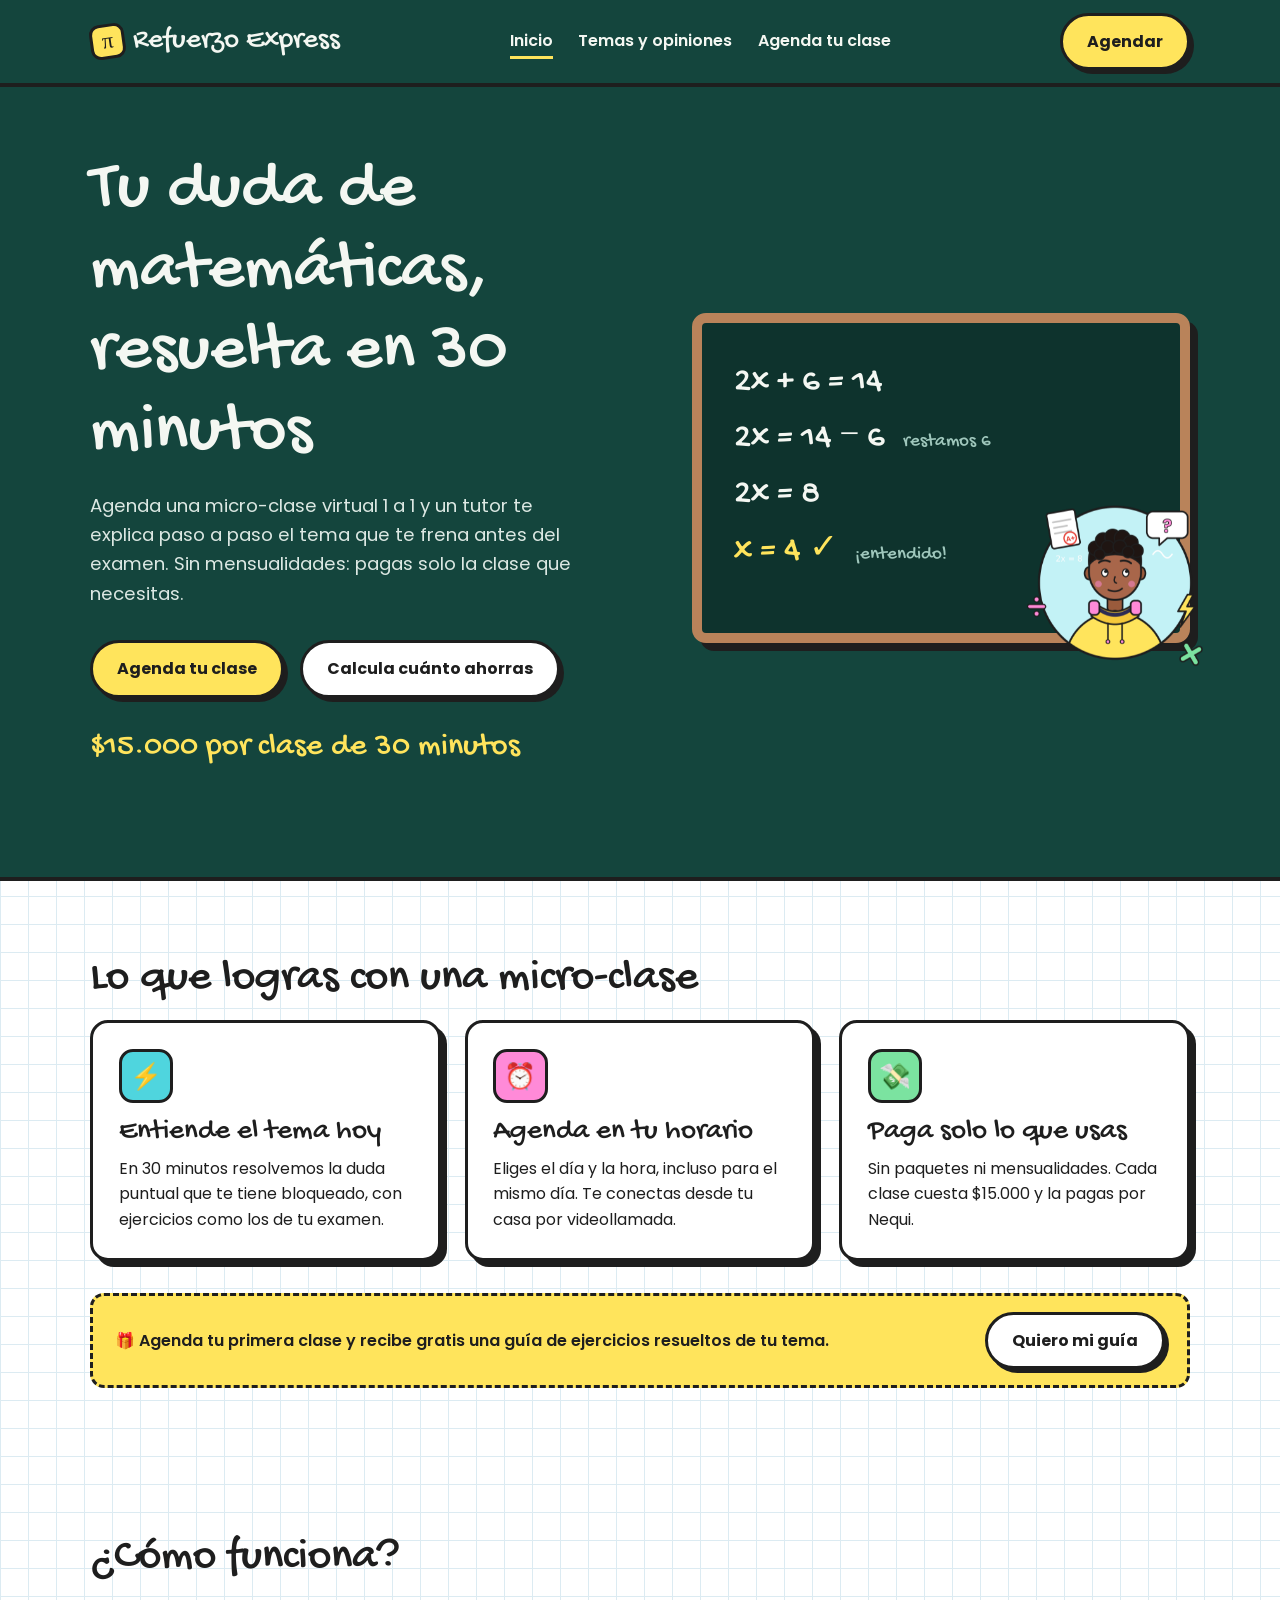
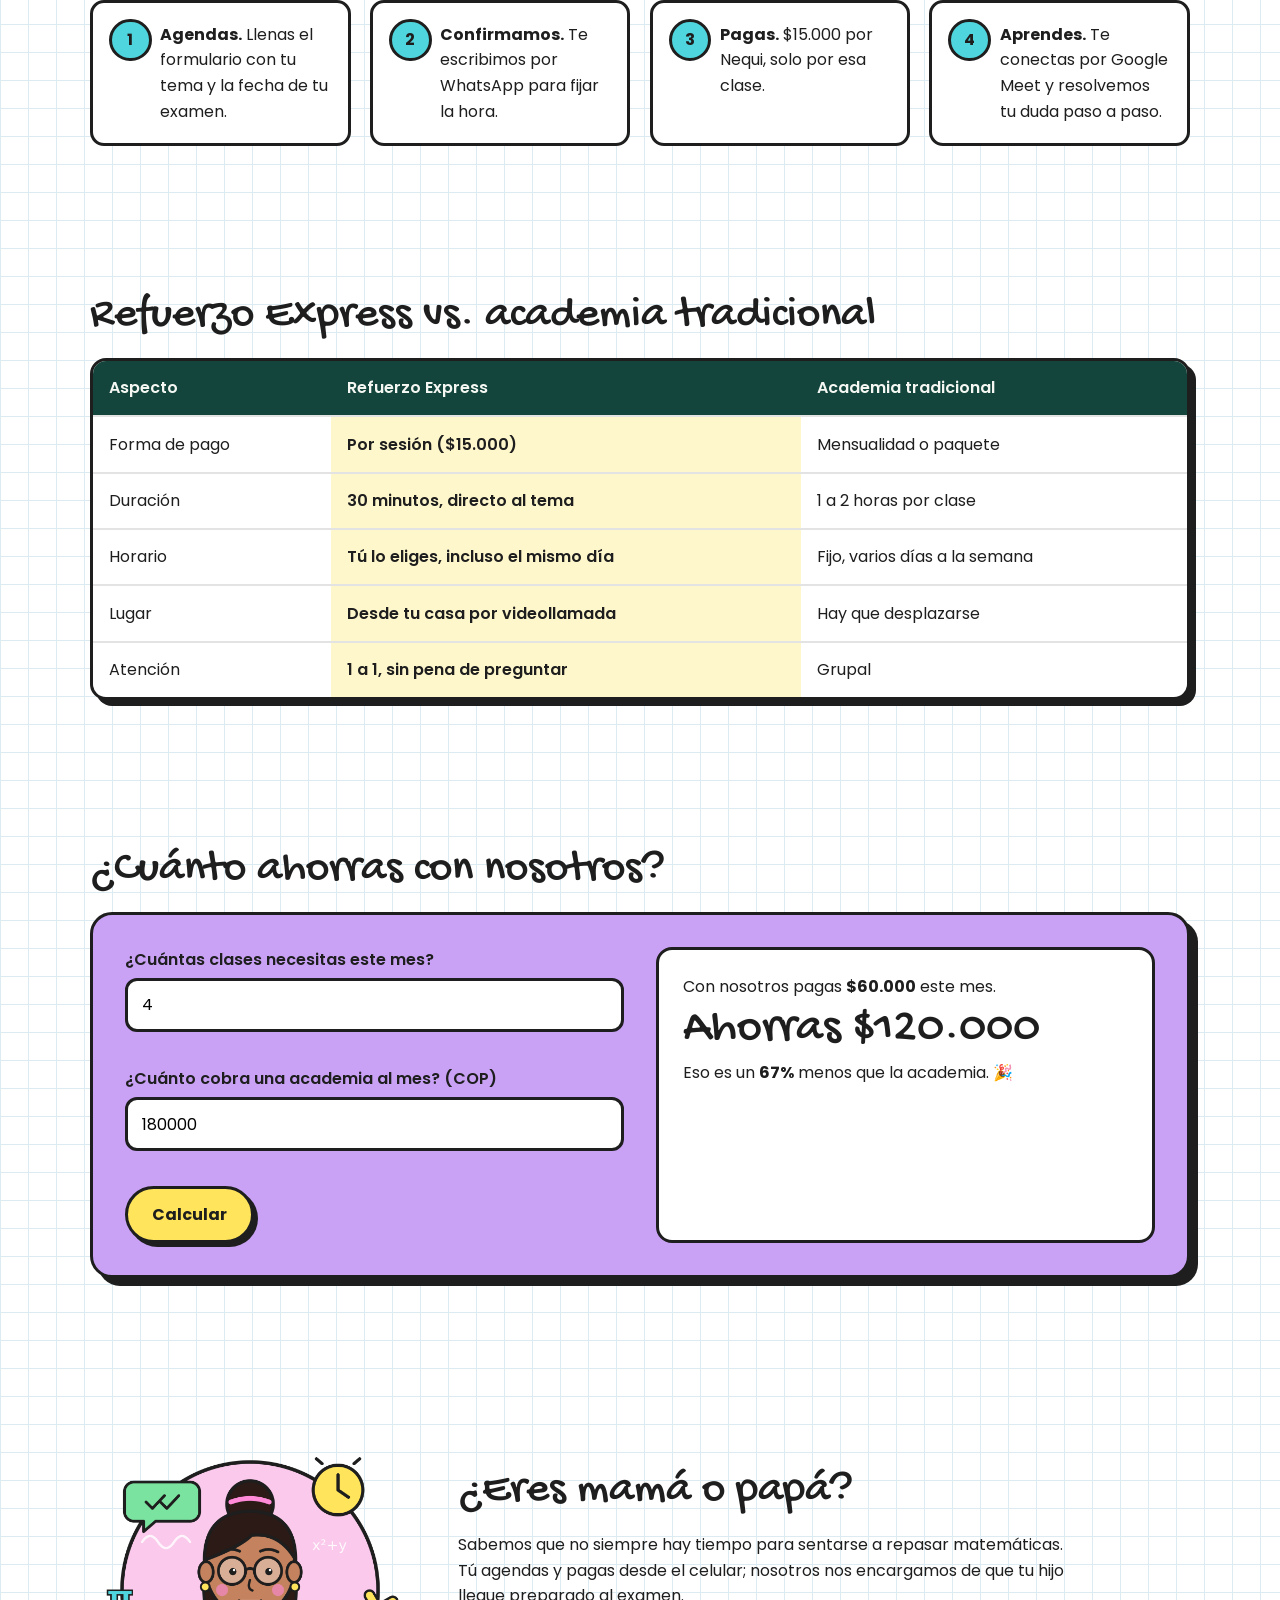
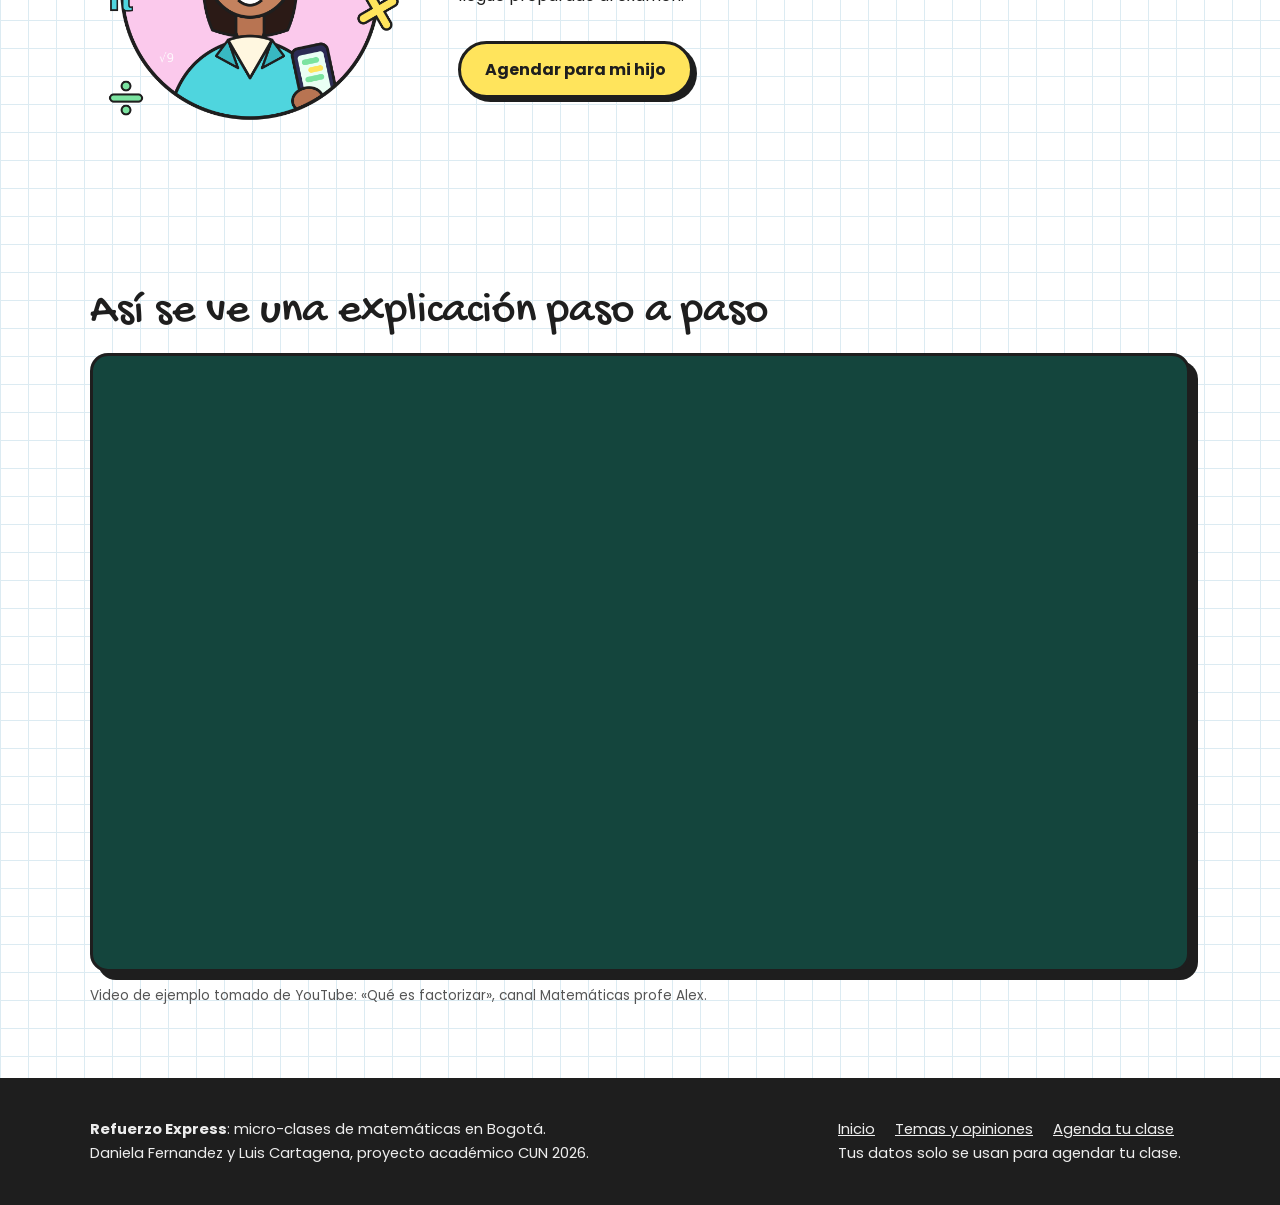
<file: index.html>
<!DOCTYPE html>
<html lang="es">
<head>
    <!-- ===== Datos de la página y SEO ===== -->
    <meta charset="UTF-8">
    <meta name="viewport" content="width=device-width, initial-scale=1.0">
    <title>Refuerzo Express | Clases de refuerzo de matemáticas online en Bogotá</title>
    <meta name="description" content="Micro-clases virtuales de matemáticas de 30 minutos para estudiantes de bachillerato. Resuelve tu duda antes del examen y paga solo $15.000 por sesión, sin mensualidades.">
    <link rel="icon" href="img/mateo.png">
    <!-- Hoja de estilos propia -->
    <link rel="stylesheet" href="estilos.css">
</head>
<body>

    <!-- ===== Encabezado con menú de navegación ===== -->
    <header class="navbar">
        <div class="contenedor">
            <a href="index.html" class="logo"><span class="logo-pi">π</span> Refuerzo Express</a>
            <button class="menu-toggle" aria-label="Abrir menú" aria-expanded="false">☰</button>
            <nav aria-label="Menú principal">
                <ul class="menu">
                    <li><a href="index.html" aria-current="page">Inicio</a></li>
                    <li><a href="servicios.html">Temas y opiniones</a></li>
                    <li><a href="contacto.html">Agenda tu clase</a></li>
                </ul>
            </nav>
            <a href="contacto.html" class="btn btn-principal">Agendar</a>
        </div>
    </header>

    <main>
        <!-- ===== HERO: título con el beneficio + ecuación en la pizarra ===== -->
        <section class="hero">
            <div class="contenedor">
                <div class="hero-texto">
                    <h1>Tu duda de matemáticas, resuelta en 30 minutos</h1>
                    <p>Agenda una micro-clase virtual 1 a 1 y un tutor te explica paso a paso el tema que te frena antes del examen. Sin mensualidades: pagas solo la clase que necesitas.</p>
                    <div class="hero-botones">
                        <a href="contacto.html" class="btn btn-principal">Agenda tu clase</a>
                        <a href="#calculadora" class="btn btn-secundario">Calcula cuánto ahorras</a>
                    </div>
                    <p class="hero-precio">$15.000 por clase de 30 minutos</p>
                </div>

                <!-- Pizarra: la ecuación se "escribe" paso a paso con CSS -->
                <div class="tablero" aria-label="Ejemplo de ecuación resuelta paso a paso">
                    <ol>
                        <li class="paso-tiza">2x + 6 = 14</li>
                        <li class="paso-tiza">2x = 14 − 6 <small>restamos 6</small></li>
                        <li class="paso-tiza">2x = 8</li>
                        <li class="paso-tiza">x = 4 ✓ <small>¡entendido!</small></li>
                    </ol>
                    <!-- Imagen 1 -->
                    <img src="img/mateo.png" alt="Ilustración de Mateo, estudiante de bachillerato con una duda de matemáticas">
                </div>
            </div>
        </section>

        <!-- ===== BENEFICIOS (3, enfocados en resultados) ===== -->
        <section class="seccion">
            <div class="contenedor">
                <h2>Lo que logras con una micro-clase</h2>
                <div class="fila-tarjetas">
                    <article class="tarjeta">
                        <div class="icono fondo-celeste" aria-hidden="true">⚡</div>
                        <h3>Entiende el tema hoy</h3>
                        <p>En 30 minutos resolvemos la duda puntual que te tiene bloqueado, con ejercicios como los de tu examen.</p>
                    </article>
                    <article class="tarjeta">
                        <div class="icono fondo-rosa" aria-hidden="true">⏰</div>
                        <h3>Agenda en tu horario</h3>
                        <p>Eliges el día y la hora, incluso para el mismo día. Te conectas desde tu casa por videollamada.</p>
                    </article>
                    <article class="tarjeta">
                        <div class="icono fondo-verde" aria-hidden="true">💸</div>
                        <h3>Paga solo lo que usas</h3>
                        <p>Sin paquetes ni mensualidades. Cada clase cuesta $15.000 y la pagas por Nequi.</p>
                    </article>
                </div>
                <!-- Incentivo para registrarse -->
                <div class="incentivo">
                    <span>🎁 Agenda tu primera clase y recibe gratis una guía de ejercicios resueltos de tu tema.</span>
                    <a href="contacto.html" class="btn btn-secundario">Quiero mi guía</a>
                </div>
            </div>
        </section>

        <!-- ===== CÓMO FUNCIONA (lista ordenada) ===== -->
        <section class="seccion">
            <div class="contenedor">
                <h2>¿Cómo funciona?</h2>
                <ol class="lista-pasos">
                    <li><strong>Agendas.</strong> Llenas el formulario con tu tema y la fecha de tu examen.</li>
                    <li><strong>Confirmamos.</strong> Te escribimos por WhatsApp para fijar la hora.</li>
                    <li><strong>Pagas.</strong> $15.000 por Nequi, solo por esa clase.</li>
                    <li><strong>Aprendes.</strong> Te conectas por Google Meet y resolvemos tu duda paso a paso.</li>
                </ol>
            </div>
        </section>

        <!-- ===== TABLA COMPARATIVA ===== -->
        <section class="seccion">
            <div class="contenedor">
                <h2>Refuerzo Express vs. academia tradicional</h2>
                <div class="tabla-scroll">
                    <table>
                        <thead>
                            <tr>
                                <th>Aspecto</th>
                                <th>Refuerzo Express</th>
                                <th>Academia tradicional</th>
                            </tr>
                        </thead>
                        <tbody>
                            <tr>
                                <td>Forma de pago</td>
                                <td class="col-destacada">Por sesión ($15.000)</td>
                                <td>Mensualidad o paquete</td>
                            </tr>
                            <tr>
                                <td>Duración</td>
                                <td class="col-destacada">30 minutos, directo al tema</td>
                                <td>1 a 2 horas por clase</td>
                            </tr>
                            <tr>
                                <td>Horario</td>
                                <td class="col-destacada">Tú lo eliges, incluso el mismo día</td>
                                <td>Fijo, varios días a la semana</td>
                            </tr>
                            <tr>
                                <td>Lugar</td>
                                <td class="col-destacada">Desde tu casa por videollamada</td>
                                <td>Hay que desplazarse</td>
                            </tr>
                            <tr>
                                <td>Atención</td>
                                <td class="col-destacada">1 a 1, sin pena de preguntar</td>
                                <td>Grupal</td>
                            </tr>
                        </tbody>
                    </table>
                </div>
            </div>
        </section>

        <!-- ===== CALCULADORA DE AHORRO (funciona con script.js) ===== -->
        <section class="seccion" id="calculadora">
            <div class="contenedor">
                <h2>¿Cuánto ahorras con nosotros?</h2>
                <div class="calculadora">
                    <form id="formCalculadora" novalidate>
                        <div class="campo">
                            <label for="numClases">¿Cuántas clases necesitas este mes?</label>
                            <input type="number" id="numClases" min="1" max="20" value="4" required>
                            <span class="error-msg" id="error-numClases"></span>
                        </div>
                        <div class="campo">
                            <label for="mensualidad">¿Cuánto cobra una academia al mes? (COP)</label>
                            <input type="number" id="mensualidad" min="1000" step="1000" value="180000" required>
                            <span class="error-msg" id="error-mensualidad"></span>
                        </div>
                        <button type="submit" class="btn btn-principal">Calcular</button>
                    </form>
                    <div class="resultado" id="resultadoCalculadora" aria-live="polite">
                        <p>Escribe tus datos y presiona <strong>Calcular</strong> para comparar.</p>
                    </div>
                </div>
            </div>
        </section>

        <!-- ===== PARA PADRES (imagen 2) ===== -->
        <section class="seccion">
            <div class="contenedor dos-columnas">
                <!-- Imagen 2 -->
                <img class="foto-circulo" src="img/carmen.png" alt="Ilustración de Carmen, mamá profesional que organiza el refuerzo de su hijo desde el celular">
                <div>
                    <h2>¿Eres mamá o papá?</h2>
                    <p class="texto-intro">Sabemos que no siempre hay tiempo para sentarse a repasar matemáticas. Tú agendas y pagas desde el celular; nosotros nos encargamos de que tu hijo llegue preparado al examen.</p>
                    <a href="contacto.html" class="btn btn-principal">Agendar para mi hijo</a>
                </div>
            </div>
        </section>

        <!-- ===== VIDEO INCRUSTADO ===== -->
        <section class="seccion">
            <div class="contenedor">
                <h2>Así se ve una explicación paso a paso</h2>
                <div class="video">
                    <iframe src="https://www.youtube-nocookie.com/embed/sSfO1CsKJ4g" title="Video: qué es factorizar, explicado paso a paso" allow="accelerometer; clipboard-write; encrypted-media; gyroscope; picture-in-picture" allowfullscreen loading="lazy"></iframe>
                </div>
                <p class="credito">Video de ejemplo tomado de YouTube: «Qué es factorizar», canal Matemáticas profe Alex.</p>
            </div>
        </section>
    </main>

    <!-- ===== Pie de página ===== -->
    <footer>
        <div class="contenedor">
            <div>
                <p><strong>Refuerzo Express</strong>: micro-clases de matemáticas en Bogotá.</p>
                <p>Daniela Fernandez y Luis Cartagena, proyecto académico CUN 2026.</p>
            </div>
            <div>
                <nav aria-label="Menú del pie">
                    <a href="index.html">Inicio</a>
                    <a href="servicios.html">Temas y opiniones</a>
                    <a href="contacto.html">Agenda tu clase</a>
                </nav>
                <p>Tus datos solo se usan para agendar tu clase.</p>
            </div>
        </div>
    </footer>

    <!-- Programación del lado del cliente -->
    <script src="script.js"></script>
</body>
</html>
</file>
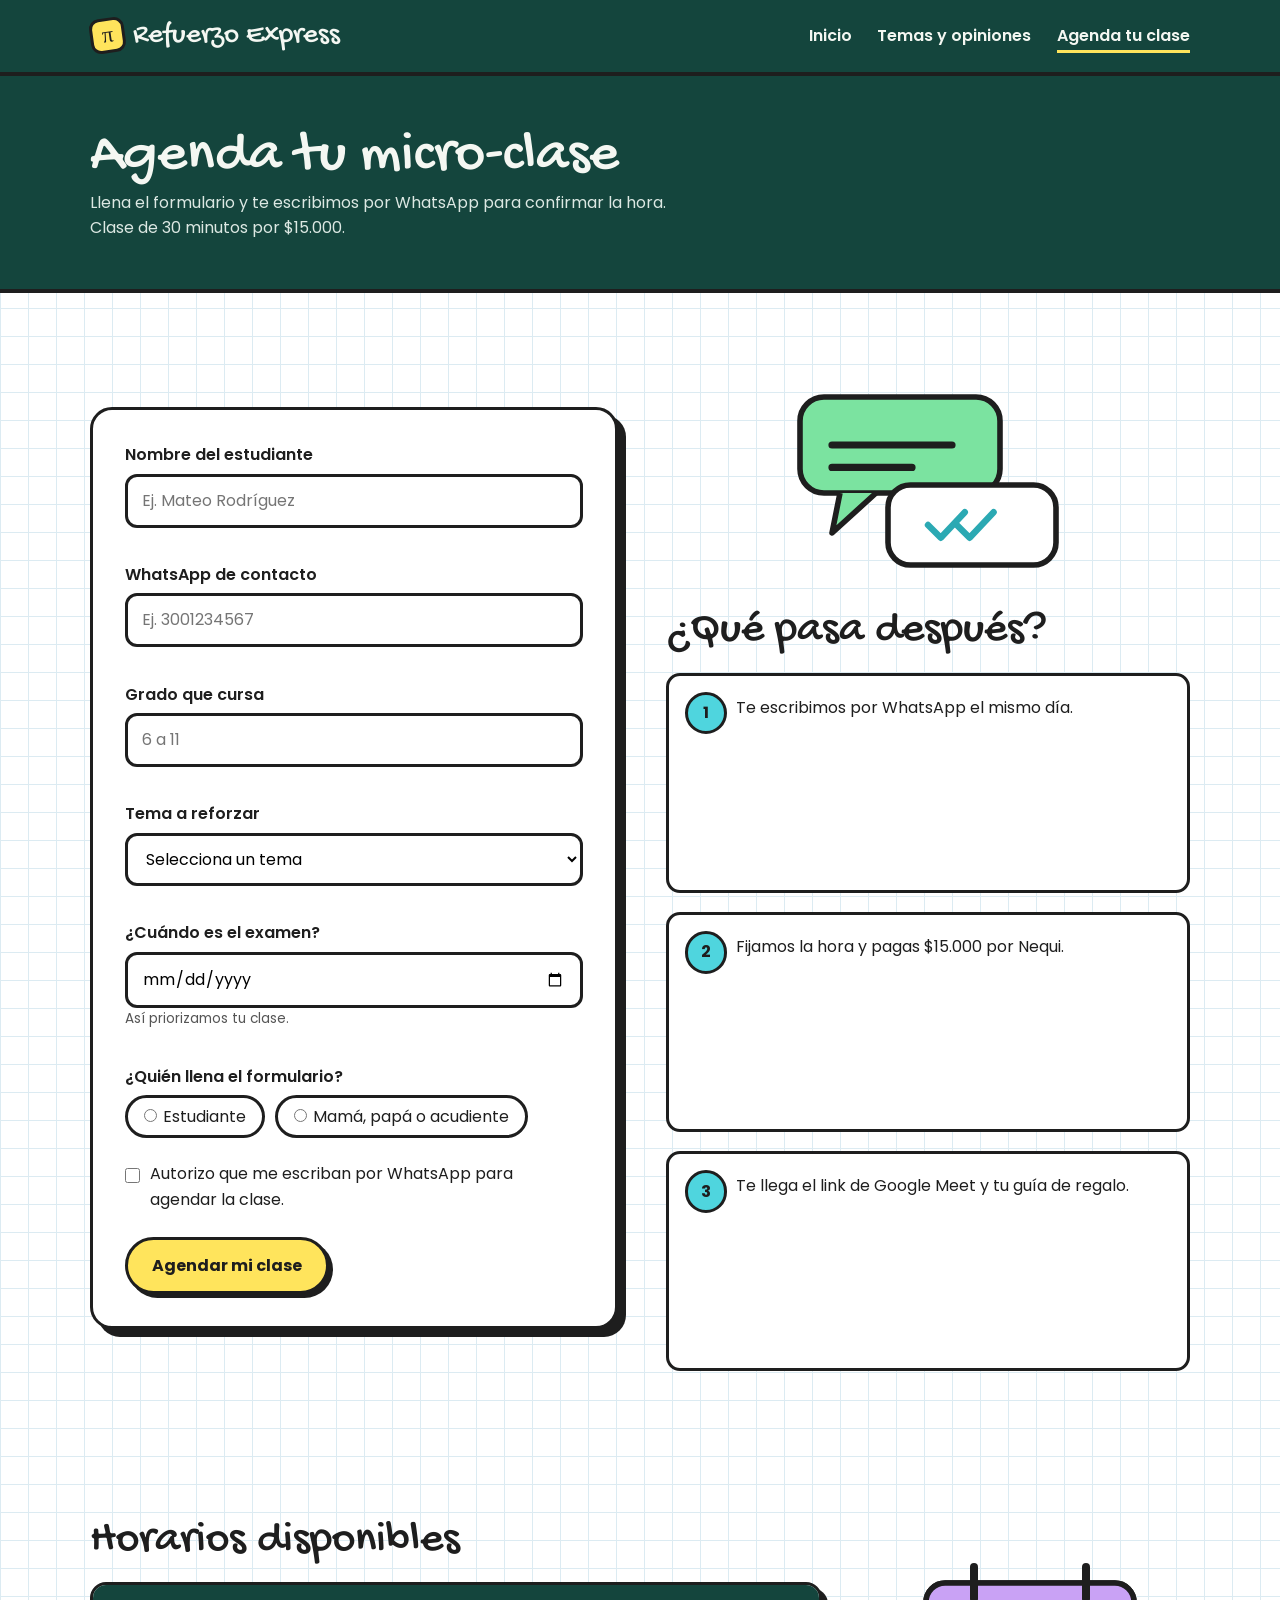
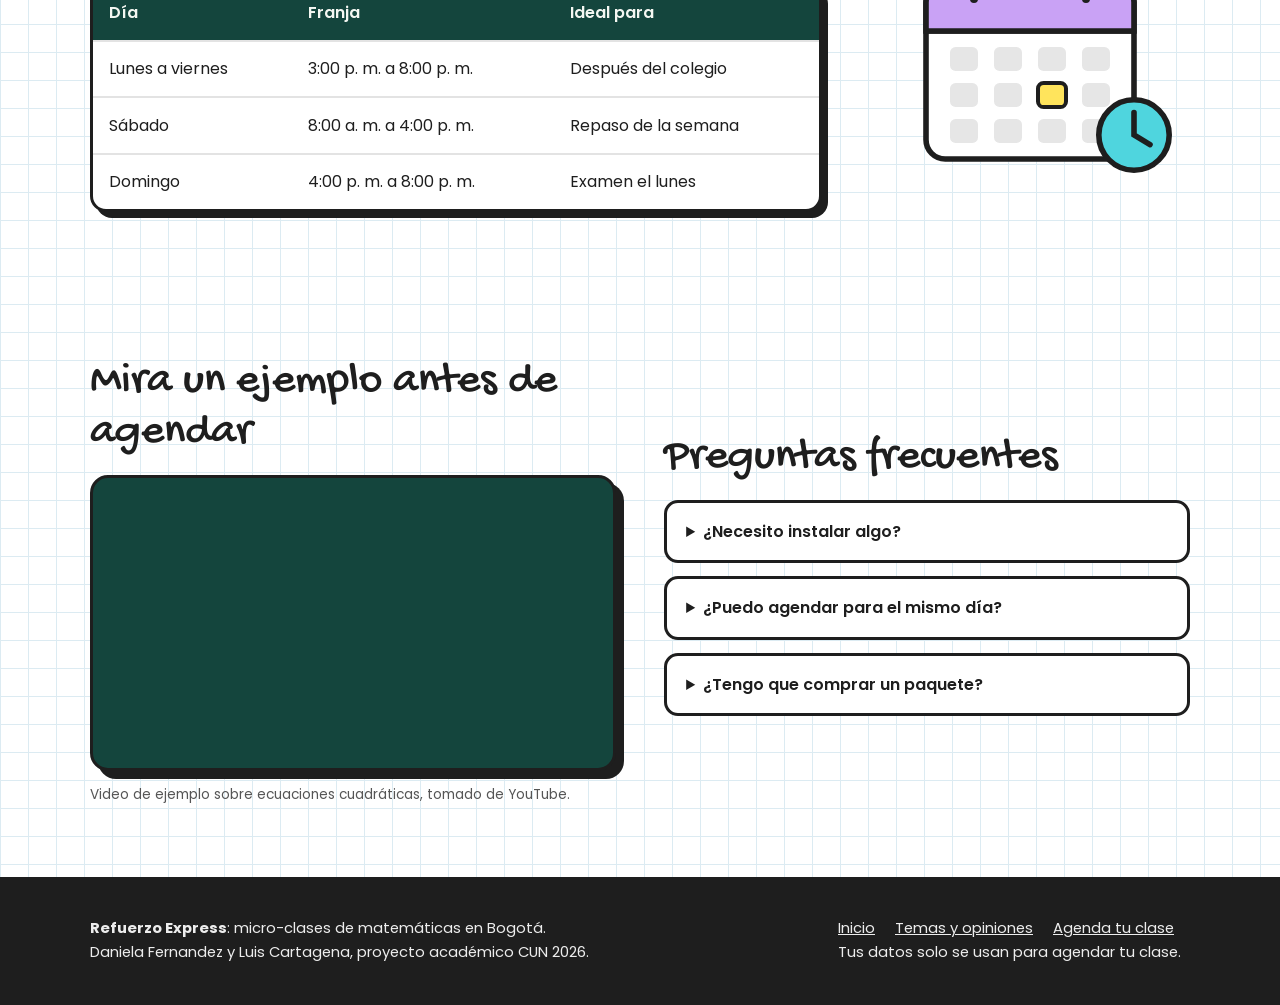
<file: contacto.html>
<!DOCTYPE html>
<html lang="es">
<head>
    <!-- ===== Datos de la página y SEO ===== -->
    <meta charset="UTF-8">
    <meta name="viewport" content="width=device-width, initial-scale=1.0">
    <title>Agenda tu clase de matemáticas | Refuerzo Express</title>
    <meta name="description" content="Agenda una micro-clase virtual de matemáticas de 30 minutos por $15.000. Te confirmamos por WhatsApp y te conectas por Google Meet.">
    <link rel="icon" href="img/mateo.png">
    <link rel="stylesheet" href="estilos.css">
</head>
<body>

    <!-- ===== Encabezado con menú de navegación ===== -->
    <header class="navbar">
        <div class="contenedor">
            <a href="index.html" class="logo"><span class="logo-pi">π</span> Refuerzo Express</a>
            <button class="menu-toggle" aria-label="Abrir menú" aria-expanded="false">☰</button>
            <nav aria-label="Menú principal">
                <ul class="menu">
                    <li><a href="index.html">Inicio</a></li>
                    <li><a href="servicios.html">Temas y opiniones</a></li>
                    <li><a href="contacto.html" aria-current="page">Agenda tu clase</a></li>
                </ul>
            </nav>
        </div>
    </header>

    <main>
        <!-- ===== Encabezado de la página ===== -->
        <section class="encabezado-pagina">
            <div class="contenedor">
                <h1>Agenda tu micro-clase</h1>
                <p>Llena el formulario y te escribimos por WhatsApp para confirmar la hora. Clase de 30 minutos por $15.000.</p>
            </div>
        </section>

        <!-- ===== Formulario 1: agendar clase ===== -->
        <section class="seccion">
            <div class="contenedor dos-columnas">
                <form id="formAgenda" novalidate>
                    <!-- Campo 1: texto con maxlength y pattern -->
                    <div class="campo">
                        <label for="nombre">Nombre del estudiante</label>
                        <input type="text" id="nombre" name="nombre" required maxlength="50" pattern="[A-Za-zÁÉÍÓÚáéíóúÑñ ]{3,50}" placeholder="Ej. Mateo Rodríguez" autocomplete="name">
                        <span class="error-msg" id="error-nombre"></span>
                    </div>

                    <!-- Campo 2: teléfono con pattern (celular colombiano) -->
                    <div class="campo">
                        <label for="whatsapp">WhatsApp de contacto</label>
                        <input type="tel" id="whatsapp" name="whatsapp" required pattern="3[0-9]{9}" maxlength="10" placeholder="Ej. 3001234567" autocomplete="tel">
                        <span class="error-msg" id="error-whatsapp"></span>
                    </div>

                    <!-- Campo 3: número con min y max -->
                    <div class="campo">
                        <label for="grado">Grado que cursa</label>
                        <input type="number" id="grado" name="grado" required min="6" max="11" placeholder="6 a 11">
                        <span class="error-msg" id="error-grado"></span>
                    </div>

                    <!-- Campo 4: select -->
                    <div class="campo">
                        <label for="tema">Tema a reforzar</label>
                        <select id="tema" name="tema" required>
                            <option value="">Selecciona un tema</option>
                            <option>Fracciones y porcentajes</option>
                            <option>Álgebra y factorización</option>
                            <option>Ecuaciones y sistemas</option>
                            <option>Geometría</option>
                            <option>Trigonometría</option>
                            <option>Cálculo (límites y derivadas)</option>
                            <option>Otro</option>
                        </select>
                        <span class="error-msg" id="error-tema"></span>
                    </div>

                    <!-- Campo 5: fecha (el mínimo es hoy, lo pone script.js) -->
                    <div class="campo">
                        <label for="fechaExamen">¿Cuándo es el examen?</label>
                        <input type="date" id="fechaExamen" name="fechaExamen" required>
                        <span class="ayuda" id="avisoFecha">Así priorizamos tu clase.</span>
                        <span class="error-msg" id="error-fechaExamen"></span>
                    </div>

                    <!-- Campo 6: radio -->
                    <fieldset>
                        <legend>¿Quién llena el formulario?</legend>
                        <div class="opciones">
                            <label><input type="radio" name="quienLlena" value="Estudiante" required>Estudiante</label>
                            <label><input type="radio" name="quienLlena" value="Acudiente">Mamá, papá o acudiente</label>
                        </div>
                        <span class="error-msg" id="error-quienLlena"></span>
                    </fieldset>

                    <!-- Campo 7: checkbox de autorización -->
                    <label class="check">
                        <input type="checkbox" id="autorizo" name="autorizo" value="Sí" required>
                        Autorizo que me escriban por WhatsApp para agendar la clase.
                    </label>
                    <span class="error-msg" id="error-autorizo"></span>

                    <button type="submit" class="btn btn-principal btn-enviar">Agendar mi clase</button>
                    <div id="mensajeAgenda" class="mensaje oculto" role="status"></div>
                </form>

                <!-- Qué pasa después (lista ordenada) + imagen 1 -->
                <div>
                    <!-- Imagen 1 -->
                    <img class="foto-circulo" src="img/chat.svg" alt="Burbujas de chat que representan la confirmación por WhatsApp">
                    <h2>¿Qué pasa después?</h2>
                    <ol class="lista-pasos vertical">
                        <li>Te escribimos por WhatsApp el mismo día.</li>
                        <li>Fijamos la hora y pagas $15.000 por Nequi.</li>
                        <li>Te llega el link de Google Meet y tu guía de regalo.</li>
                    </ol>
                </div>
            </div>
        </section>

        <!-- ===== Tabla de horarios + imagen 2 ===== -->
        <section class="seccion">
            <div class="contenedor dos-columnas">
                <div>
                    <h2>Horarios disponibles</h2>
                    <div class="tabla-scroll">
                        <table>
                            <thead>
                                <tr>
                                    <th>Día</th>
                                    <th>Franja</th>
                                    <th>Ideal para</th>
                                </tr>
                            </thead>
                            <tbody>
                                <tr>
                                    <td>Lunes a viernes</td>
                                    <td>3:00 p. m. a 8:00 p. m.</td>
                                    <td>Después del colegio</td>
                                </tr>
                                <tr>
                                    <td>Sábado</td>
                                    <td>8:00 a. m. a 4:00 p. m.</td>
                                    <td>Repaso de la semana</td>
                                </tr>
                                <tr>
                                    <td>Domingo</td>
                                    <td>4:00 p. m. a 8:00 p. m.</td>
                                    <td>Examen el lunes</td>
                                </tr>
                            </tbody>
                        </table>
                    </div>
                </div>
                <!-- Imagen 2 -->
                <img class="foto-circulo" src="img/calendario.svg" alt="Calendario con un día marcado y un reloj, que representa elegir el horario de la clase">
            </div>
        </section>

        <!-- ===== Video + preguntas frecuentes ===== -->
        <section class="seccion">
            <div class="contenedor dos-columnas">
                <div>
                    <h2>Mira un ejemplo antes de agendar</h2>
                    <div class="video">
                        <iframe src="https://www.youtube-nocookie.com/embed/C6wx1RcnTvE" title="Video: ejemplo de ecuación cuadrática resuelta" allow="accelerometer; clipboard-write; encrypted-media; gyroscope; picture-in-picture" allowfullscreen loading="lazy"></iframe>
                    </div>
                    <p class="credito">Video de ejemplo sobre ecuaciones cuadráticas, tomado de YouTube.</p>
                </div>
                <div>
                    <h2>Preguntas frecuentes</h2>
                    <details>
                        <summary>¿Necesito instalar algo?</summary>
                        <p>No. Te enviamos un link de Google Meet que se abre desde el celular o el computador.</p>
                    </details>
                    <details>
                        <summary>¿Puedo agendar para el mismo día?</summary>
                        <p>Sí, si hay cupo en la franja. Por eso te pedimos la fecha del examen.</p>
                    </details>
                    <details>
                        <summary>¿Tengo que comprar un paquete?</summary>
                        <p>No. Pagas solo la clase que necesitas, $15.000 por 30 minutos.</p>
                    </details>
                </div>
            </div>
        </section>
    </main>

    <!-- ===== Pie de página ===== -->
    <footer>
        <div class="contenedor">
            <div>
                <p><strong>Refuerzo Express</strong>: micro-clases de matemáticas en Bogotá.</p>
                <p>Daniela Fernandez y Luis Cartagena, proyecto académico CUN 2026.</p>
            </div>
            <div>
                <nav aria-label="Menú del pie">
                    <a href="index.html">Inicio</a>
                    <a href="servicios.html">Temas y opiniones</a>
                    <a href="contacto.html">Agenda tu clase</a>
                </nav>
                <p>Tus datos solo se usan para agendar tu clase.</p>
            </div>
        </div>
    </footer>

    <script src="script.js"></script>
</body>
</html>
</file>
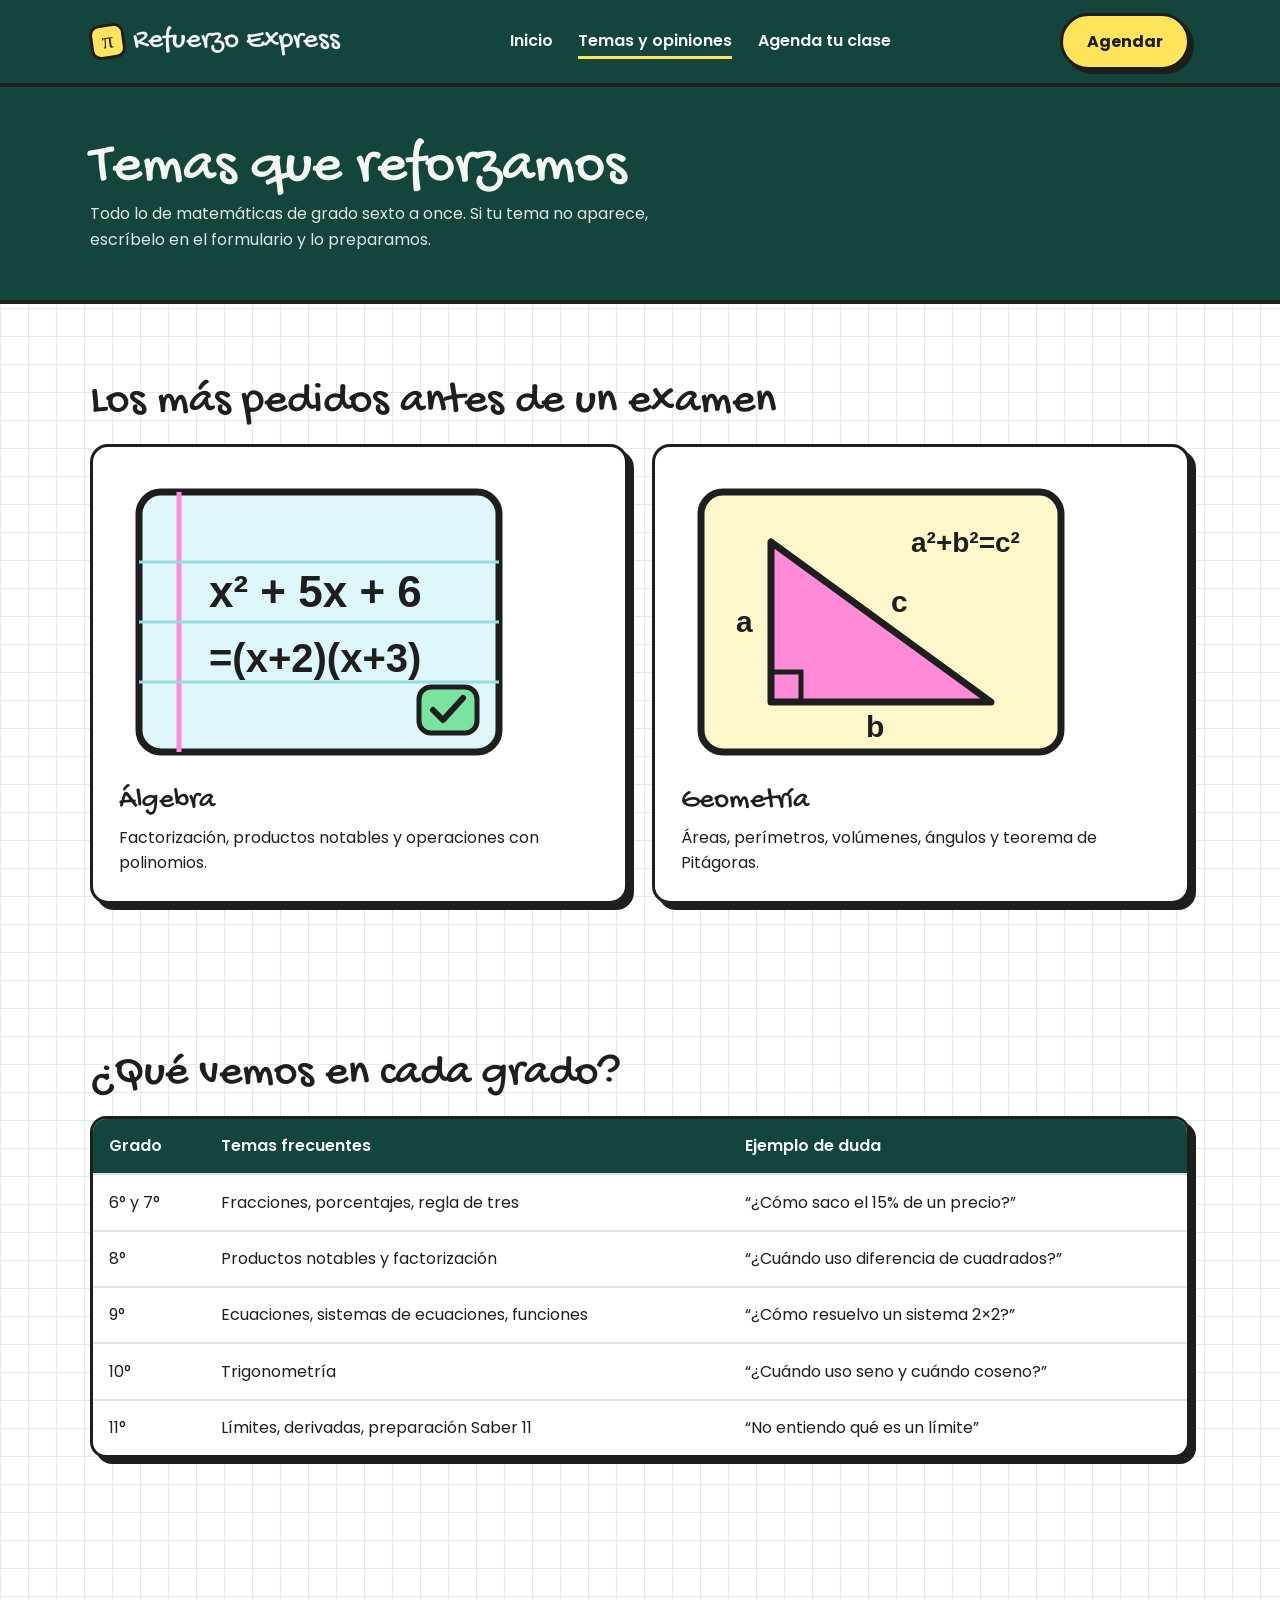
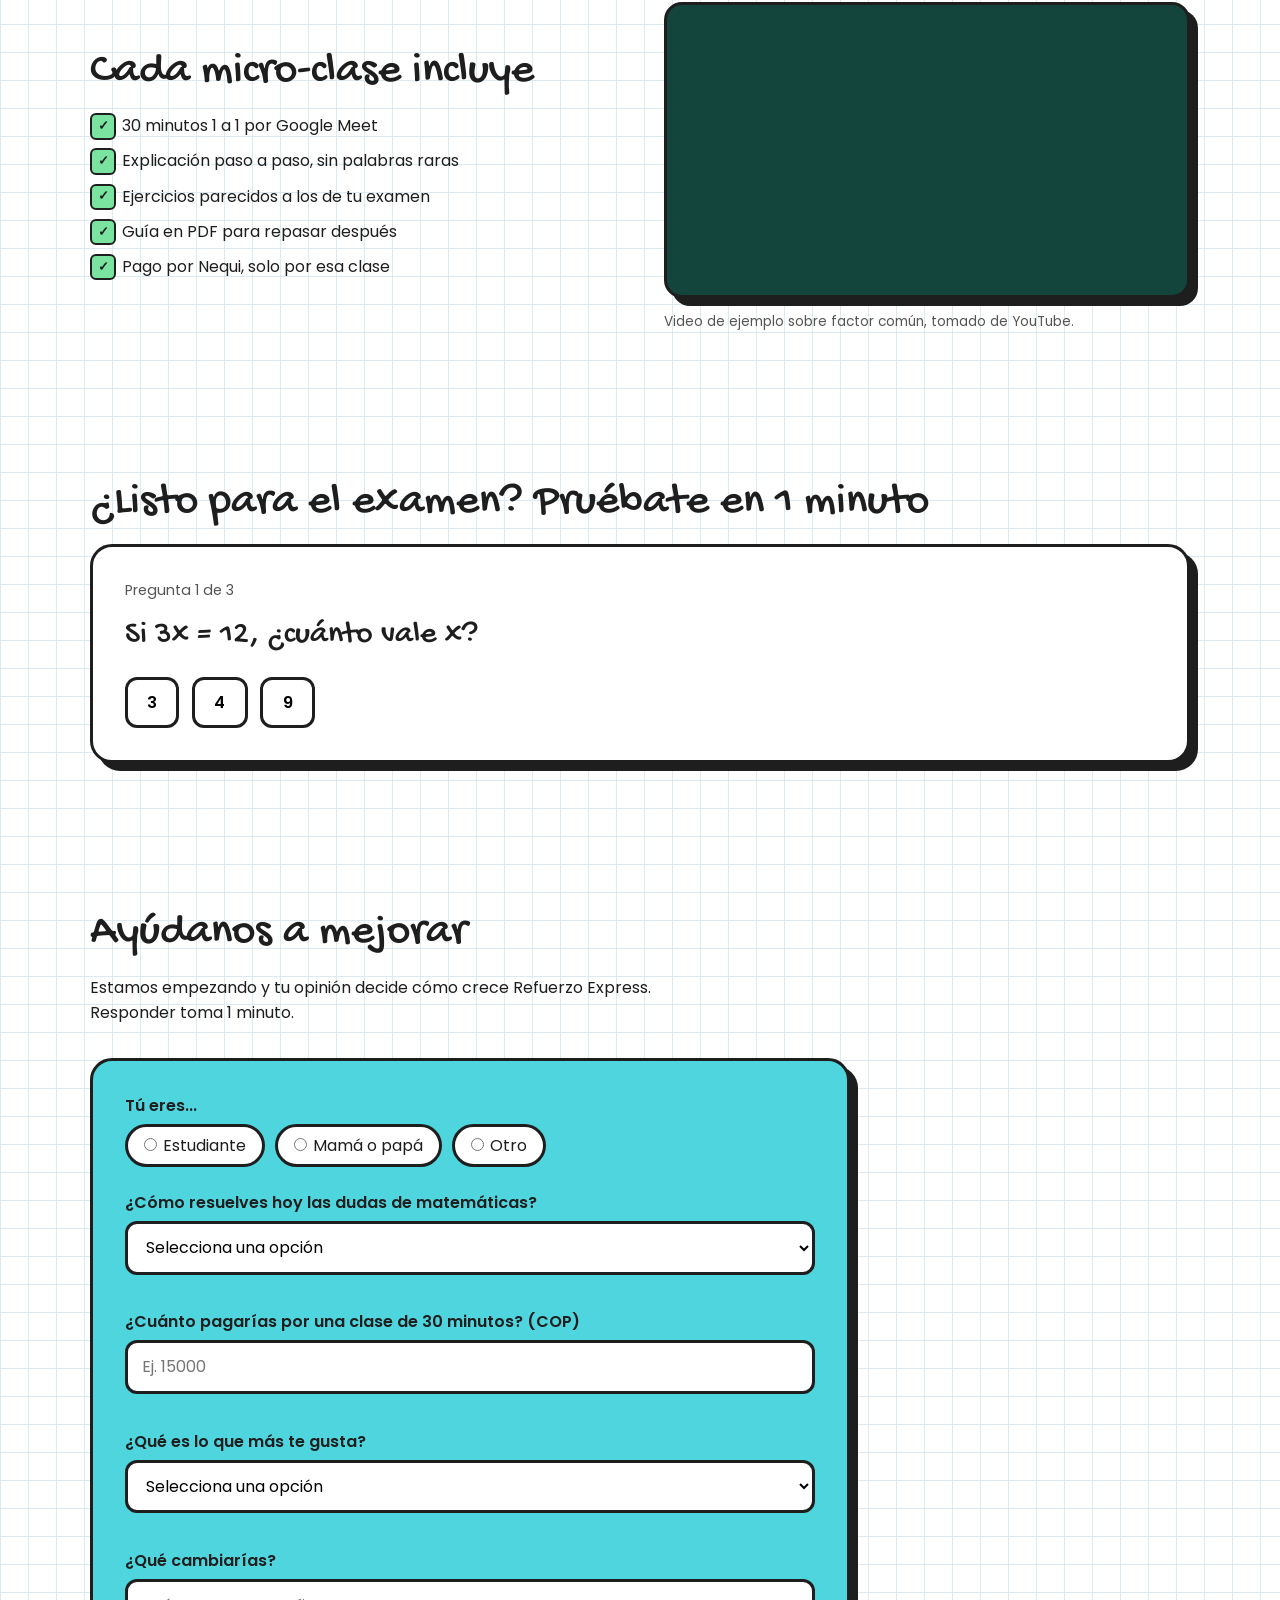
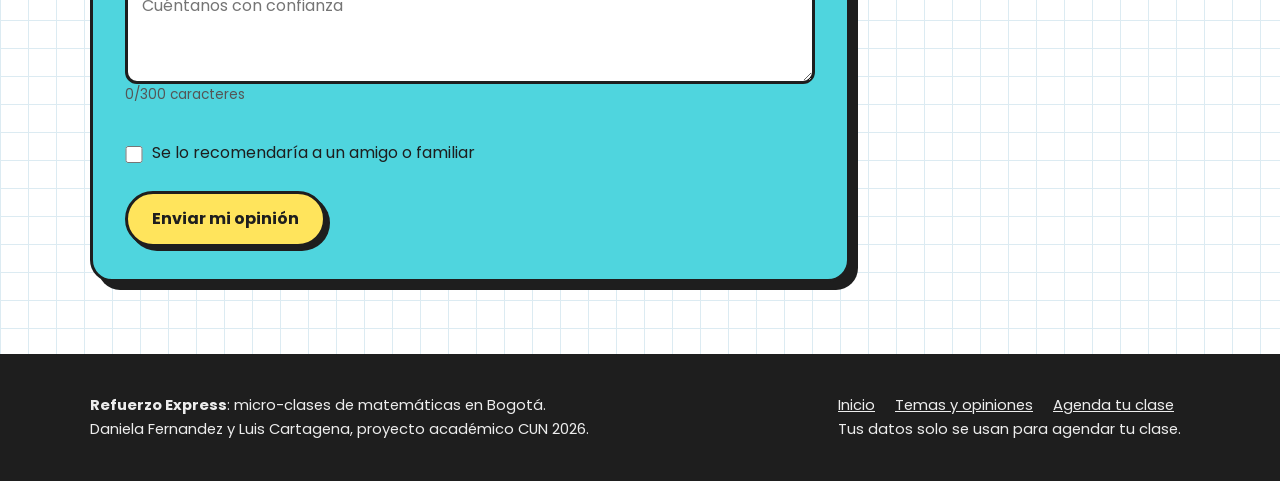
<file: servicios.html>
<!DOCTYPE html>
<html lang="es">
<head>
    <!-- ===== Datos de la página y SEO ===== -->
    <meta charset="UTF-8">
    <meta name="viewport" content="width=device-width, initial-scale=1.0">
    <title>Temas de matemáticas para bachillerato | Refuerzo Express</title>
    <meta name="description" content="Álgebra, ecuaciones, geometría, trigonometría y más: los temas de matemáticas de bachillerato que reforzamos en micro-clases virtuales de 30 minutos.">
    <link rel="icon" href="img/mateo.png">
    <link rel="stylesheet" href="estilos.css">
</head>
<body>

    <!-- ===== Encabezado con menú de navegación ===== -->
    <header class="navbar">
        <div class="contenedor">
            <a href="index.html" class="logo"><span class="logo-pi">π</span> Refuerzo Express</a>
            <button class="menu-toggle" aria-label="Abrir menú" aria-expanded="false">☰</button>
            <nav aria-label="Menú principal">
                <ul class="menu">
                    <li><a href="index.html">Inicio</a></li>
                    <li><a href="servicios.html" aria-current="page">Temas y opiniones</a></li>
                    <li><a href="contacto.html">Agenda tu clase</a></li>
                </ul>
            </nav>
            <a href="contacto.html" class="btn btn-principal">Agendar</a>
        </div>
    </header>

    <main>
        <!-- ===== Encabezado de la página ===== -->
        <section class="encabezado-pagina">
            <div class="contenedor">
                <h1>Temas que reforzamos</h1>
                <p>Todo lo de matemáticas de grado sexto a once. Si tu tema no aparece, escríbelo en el formulario y lo preparamos.</p>
            </div>
        </section>

        <!-- ===== Tarjetas de temas (con las 2 imágenes) ===== -->
        <section class="seccion">
            <div class="contenedor">
                <h2>Los más pedidos antes de un examen</h2>
                <div class="fila-tarjetas">
                    <article class="tarjeta tema">
                        <!-- Imagen 1 -->
                        <img src="img/algebra.svg" alt="Cuaderno con un trinomio factorizado: x² + 5x + 6 = (x+2)(x+3)">
                        <h3>Álgebra</h3>
                        <p>Factorización, productos notables y operaciones con polinomios.</p>
                    </article>
                    <article class="tarjeta tema">
                        <!-- Imagen 2 -->
                        <img src="img/geometria.svg" alt="Triángulo rectángulo con el teorema de Pitágoras a² + b² = c²">
                        <h3>Geometría</h3>
                        <p>Áreas, perímetros, volúmenes, ángulos y teorema de Pitágoras.</p>
                    </article>
                </div>
            </div>
        </section>

        <!-- ===== Tabla de temas por grado ===== -->
        <section class="seccion">
            <div class="contenedor">
                <h2>¿Qué vemos en cada grado?</h2>
                <div class="tabla-scroll">
                    <table>
                        <thead>
                            <tr>
                                <th>Grado</th>
                                <th>Temas frecuentes</th>
                                <th>Ejemplo de duda</th>
                            </tr>
                        </thead>
                        <tbody>
                            <tr>
                                <td>6° y 7°</td>
                                <td>Fracciones, porcentajes, regla de tres</td>
                                <td>“¿Cómo saco el 15% de un precio?”</td>
                            </tr>
                            <tr>
                                <td>8°</td>
                                <td>Productos notables y factorización</td>
                                <td>“¿Cuándo uso diferencia de cuadrados?”</td>
                            </tr>
                            <tr>
                                <td>9°</td>
                                <td>Ecuaciones, sistemas de ecuaciones, funciones</td>
                                <td>“¿Cómo resuelvo un sistema 2×2?”</td>
                            </tr>
                            <tr>
                                <td>10°</td>
                                <td>Trigonometría</td>
                                <td>“¿Cuándo uso seno y cuándo coseno?”</td>
                            </tr>
                            <tr>
                                <td>11°</td>
                                <td>Límites, derivadas, preparación Saber 11</td>
                                <td>“No entiendo qué es un límite”</td>
                            </tr>
                        </tbody>
                    </table>
                </div>
            </div>
        </section>

        <!-- ===== Qué incluye (lista desordenada) + video ===== -->
        <section class="seccion">
            <div class="contenedor dos-columnas">
                <div>
                    <h2>Cada micro-clase incluye</h2>
                    <ul class="lista-check">
                        <li>30 minutos 1 a 1 por Google Meet</li>
                        <li>Explicación paso a paso, sin palabras raras</li>
                        <li>Ejercicios parecidos a los de tu examen</li>
                        <li>Guía en PDF para repasar después</li>
                        <li>Pago por Nequi, solo por esa clase</li>
                    </ul>
                </div>
                <div>
                    <div class="video">
                        <iframe src="https://www.youtube-nocookie.com/embed/FwB_IkabX1w" title="Video: factorización por factor común" allow="accelerometer; clipboard-write; encrypted-media; gyroscope; picture-in-picture" allowfullscreen loading="lazy"></iframe>
                    </div>
                    <p class="credito">Video de ejemplo sobre factor común, tomado de YouTube.</p>
                </div>
            </div>
        </section>

        <!-- ===== Mini quiz interactivo (funciona con script.js) ===== -->
        <section class="seccion">
            <div class="contenedor">
                <h2>¿Listo para el examen? Pruébate en 1 minuto</h2>
                <div class="quiz" id="quiz" aria-live="polite">
                    <p class="quiz-progreso" id="quizProgreso">Pregunta 1 de 3</p>
                    <p class="quiz-pregunta" id="quizPregunta">Cargando pregunta...</p>
                    <div class="quiz-opciones" id="quizOpciones"></div>
                    <p id="quizMensaje"></p>
                </div>
            </div>
        </section>

        <!-- ===== Formulario 2: opiniones (preguntas de validación) ===== -->
        <section class="seccion" id="opiniones">
            <div class="contenedor">
                <h2>Ayúdanos a mejorar</h2>
                <p class="texto-intro">Estamos empezando y tu opinión decide cómo crece Refuerzo Express. Responder toma 1 minuto.</p>

                <form id="formOpinion" novalidate>
                    <!-- Campo 1: radio -->
                    <fieldset>
                        <legend>Tú eres...</legend>
                        <div class="opciones">
                            <label><input type="radio" name="rol" value="Estudiante" required>Estudiante</label>
                            <label><input type="radio" name="rol" value="Mamá o papá">Mamá o papá</label>
                            <label><input type="radio" name="rol" value="Otro">Otro</label>
                        </div>
                        <span class="error-msg" id="error-rol"></span>
                    </fieldset>

                    <!-- Campo 2: select -->
                    <div class="campo">
                        <label for="comoResuelve">¿Cómo resuelves hoy las dudas de matemáticas?</label>
                        <select id="comoResuelve" name="comoResuelve" required>
                            <option value="">Selecciona una opción</option>
                            <option>Videos de YouTube</option>
                            <option>Profesor particular</option>
                            <option>Academia</option>
                            <option>Un familiar me ayuda</option>
                            <option>No las resuelvo</option>
                        </select>
                        <span class="error-msg" id="error-comoResuelve"></span>
                    </div>

                    <!-- Campo 3: number con min y max -->
                    <div class="campo">
                        <label for="pagaria">¿Cuánto pagarías por una clase de 30 minutos? (COP)</label>
                        <input type="number" id="pagaria" name="pagaria" min="0" max="100000" step="1000" placeholder="Ej. 15000" required>
                        <span class="error-msg" id="error-pagaria"></span>
                    </div>

                    <!-- Campo 4: select -->
                    <div class="campo">
                        <label for="leGusta">¿Qué es lo que más te gusta?</label>
                        <select id="leGusta" name="leGusta" required>
                            <option value="">Selecciona una opción</option>
                            <option>Pagar solo por clase</option>
                            <option>Que sean de 30 minutos</option>
                            <option>Elegir el horario</option>
                            <option>Que sea 1 a 1</option>
                        </select>
                        <span class="error-msg" id="error-leGusta"></span>
                    </div>

                    <!-- Campo 5: textarea con maxlength -->
                    <div class="campo">
                        <label for="cambiaria">¿Qué cambiarías?</label>
                        <textarea id="cambiaria" name="cambiaria" rows="3" maxlength="300" placeholder="Cuéntanos con confianza" required></textarea>
                        <span class="ayuda"><span id="contador">0</span>/300 caracteres</span>
                        <span class="error-msg" id="error-cambiaria"></span>
                    </div>

                    <!-- Campo 6: checkbox -->
                    <label class="check">
                        <input type="checkbox" name="recomendaria" id="recomendaria" value="Sí">
                        Se lo recomendaría a un amigo o familiar
                    </label>

                    <button type="submit" class="btn btn-principal btn-enviar">Enviar mi opinión</button>
                    <div id="mensajeOpinion" class="mensaje oculto" role="status"></div>
                </form>
            </div>
        </section>
    </main>

    <!-- ===== Pie de página ===== -->
    <footer>
        <div class="contenedor">
            <div>
                <p><strong>Refuerzo Express</strong>: micro-clases de matemáticas en Bogotá.</p>
                <p>Daniela Fernandez y Luis Cartagena, proyecto académico CUN 2026.</p>
            </div>
            <div>
                <nav aria-label="Menú del pie">
                    <a href="index.html">Inicio</a>
                    <a href="servicios.html">Temas y opiniones</a>
                    <a href="contacto.html">Agenda tu clase</a>
                </nav>
                <p>Tus datos solo se usan para agendar tu clase.</p>
            </div>
        </div>
    </footer>

    <script src="script.js"></script>
</body>
</html>
</file>
<file: estilos.css>
/* =========================================================
   Refuerzo Express - Hoja de estilos (estilos.css)
   Estilo: pizarra + cuaderno cuadriculado + marcadores
   ========================================================= */

/* --- Tipografías incluidas en la carpeta fuentes/ (funcionan sin internet) --- */
@font-face { font-family: "Gochi Hand"; src: url("fuentes/gochi-hand.woff2") format("woff2"); font-weight: 400; font-display: swap; }
@font-face { font-family: "Poppins"; src: url("fuentes/poppins-400.woff2") format("woff2"); font-weight: 400; font-display: swap; }
@font-face { font-family: "Poppins"; src: url("fuentes/poppins-600.woff2") format("woff2"); font-weight: 600; font-display: swap; }
@font-face { font-family: "Poppins"; src: url("fuentes/poppins-700.woff2") format("woff2"); font-weight: 700; font-display: swap; }

/* --- Variables de color y tipografía --- */
:root {
    --pizarra: #14453D;        /* verde tablero */
    --pizarra-oscura: #0E332D;
    --tiza: #F4F7F2;           /* blanco tiza */
    --tinta: #1E1E1E;          /* contornos y texto */
    --papel: #FFFFFF;
    --cuadricula: #DCEBF2;     /* líneas del cuaderno */
    --rosa: #FF8AD8;
    --celeste: #4FD5DE;
    --amarillo: #FFE45C;
    --verde: #7BE3A0;
    --lila: #C9A2F5;
    --error: #C62828;
    --fuente-mano: "Gochi Hand", "Comic Sans MS", cursive;
    --fuente-texto: "Poppins", Arial, sans-serif;
}

/* --- SELECTOR DE ETIQUETA: reinicio básico --- */
* {
    margin: 0;
    padding: 0;
    box-sizing: border-box;
}

/* SELECTOR DE ETIQUETA: body */
body {
    font-family: var(--fuente-texto);
    color: var(--tinta);
    line-height: 1.6;
    /* Fondo de cuaderno cuadriculado hecho con degradados */
    background-color: var(--papel);
    background-image:
        linear-gradient(var(--cuadricula) 1px, transparent 1px),
        linear-gradient(90deg, var(--cuadricula) 1px, transparent 1px);
    background-size: 28px 28px;
}

/* SELECTOR DE ETIQUETA: títulos */
h1, h2, h3 {
    font-family: var(--fuente-mano);
    font-weight: 400;
    line-height: 1.15;
}

h2 {
    font-size: clamp(2rem, 4vw, 2.8rem);
    margin-bottom: 1rem;
}

img {
    max-width: 100%;
    display: block;
}

a {
    color: inherit;
}

/* Foco visible para navegar con teclado */
a:focus-visible, button:focus-visible, input:focus-visible,
select:focus-visible, textarea:focus-visible, summary:focus-visible {
    outline: 3px solid var(--rosa);
    outline-offset: 3px;
}

/* --- Contenedor general (SELECTOR DE CLASE) --- */
.contenedor {
    width: min(1100px, 92%);
    margin: 0 auto;
}

.seccion {
    padding: 4.5rem 0;
}

.texto-intro {
    max-width: 62ch;
    margin-bottom: 2rem;
}

/* =========================================================
   MENÚ DE NAVEGACIÓN (maquetado con FLEXBOX #1)
   ========================================================= */
.navbar {
    position: sticky;
    top: 0;
    z-index: 10;
    background: var(--pizarra);
    color: var(--tiza);
    border-bottom: 4px solid var(--tinta);
}

.navbar .contenedor {
    display: flex;                 /* Flexbox */
    align-items: center;
    justify-content: space-between;
    gap: 1rem;
    padding: 0.8rem 0;
}

.logo {
    font-family: var(--fuente-mano);
    font-size: 1.8rem;
    text-decoration: none;
    color: var(--tiza);
    display: flex;
    align-items: center;
    gap: 0.5rem;
}

.logo-pi {
    background: var(--amarillo);
    color: var(--tinta);
    border: 3px solid var(--tinta);
    border-radius: 10px;
    width: 2.2rem;
    height: 2.2rem;
    display: grid;
    place-items: center;
    font-size: 1.4rem;
    transform: rotate(-8deg);
}

.menu {
    display: flex;                 /* Flexbox */
    list-style: none;
    gap: 1.6rem;
    align-items: center;
}

.menu a {
    text-decoration: none;
    font-weight: 600;
    padding: 0.2rem 0;
    border-bottom: 3px solid transparent;
    transition: border-color 0.25s ease;   /* animación con transition */
}

.menu a:hover,
.menu a[aria-current="page"] {
    border-color: var(--amarillo);
}

.menu-toggle {
    display: none;
    background: var(--amarillo);
    border: 3px solid var(--tinta);
    border-radius: 10px;
    font-size: 1.4rem;
    width: 2.8rem;
    height: 2.8rem;
    cursor: pointer;
}

/* =========================================================
   BOTONES
   ========================================================= */
.btn {
    display: inline-block;
    font-family: var(--fuente-texto);
    font-weight: 700;
    font-size: 1rem;
    text-decoration: none;
    padding: 0.8rem 1.5rem;
    border: 3px solid var(--tinta);
    border-radius: 999px;
    box-shadow: 4px 4px 0 var(--tinta);
    cursor: pointer;
    transition: transform 0.15s ease, box-shadow 0.15s ease;
}

.btn:hover {
    transform: translate(-2px, -2px);
    box-shadow: 6px 6px 0 var(--tinta);
}

.btn:active {
    transform: translate(3px, 3px);
    box-shadow: 1px 1px 0 var(--tinta);
}

.btn-principal {
    background: var(--amarillo);
    color: var(--tinta);
}

.btn-secundario {
    background: var(--papel);
    color: var(--tinta);
}

/* =========================================================
   HERO: la pizarra con la ecuación que se resuelve sola
   ========================================================= */
.hero {
    background: var(--pizarra);
    color: var(--tiza);
    border-bottom: 4px solid var(--tinta);
    overflow: hidden;
}

.hero .contenedor {
    display: flex;                 /* Flexbox */
    align-items: center;
    gap: 3rem;
    padding: 4rem 0 4.5rem;
}

.hero-texto {
    flex: 1 1 50%;
}

.hero h1 {
    font-size: clamp(2.6rem, 6vw, 4.4rem);
    margin-bottom: 1rem;
}

.hero p {
    font-size: 1.15rem;
    max-width: 46ch;
    margin-bottom: 2rem;
    color: #DCE8E3;
}

.hero-botones {
    display: flex;
    flex-wrap: wrap;
    gap: 1rem;
}

.hero .hero-precio {
    margin-top: 1.5rem;
    font-family: var(--fuente-mano);
    font-size: 2rem;
    color: var(--amarillo);
}

/* El tablero donde se escribe la ecuación */
.tablero {
    flex: 1 1 45%;
    position: relative;
    background: var(--pizarra-oscura);
    border: 10px solid #B9835A;    /* marco de madera */
    border-radius: 14px;
    padding: 2rem 2rem 2rem;
    min-height: 330px;
    box-shadow: 8px 8px 0 var(--tinta);
}

.tablero ol {
    list-style: none;
    font-family: var(--fuente-mano);
    font-size: clamp(1.6rem, 3vw, 2.2rem);
}

/* Cada paso aparece como si se escribiera con tiza (@keyframes) */
.paso-tiza {
    opacity: 0;
    animation: escribir 0.6s ease forwards;
}

.paso-tiza:nth-child(1) { animation-delay: 0.3s; }
.paso-tiza:nth-child(2) { animation-delay: 1.3s; }
.paso-tiza:nth-child(3) { animation-delay: 2.3s; }
.paso-tiza:nth-child(4) { animation-delay: 3.3s; }

.paso-tiza:last-child {
    color: var(--amarillo);
}

.paso-tiza small {
    font-size: 0.55em;
    color: #9FC7BC;
    margin-left: 0.6rem;
}

@keyframes escribir {
    from { opacity: 0; clip-path: inset(0 100% 0 0); }
    to   { opacity: 1; clip-path: inset(0 0 0 0); }
}

.tablero img {
    position: absolute;
    width: 190px;
    right: -30px;
    bottom: -40px;
}

/* =========================================================
   TARJETAS DE BENEFICIOS (maquetado con FLEXBOX #2)
   ========================================================= */
.fila-tarjetas {
    display: flex;                 /* Flexbox */
    flex-wrap: wrap;
    gap: 1.5rem;
}

.tarjeta {
    flex: 1 1 260px;
    background: var(--papel);
    border: 3px solid var(--tinta);
    border-radius: 18px;
    padding: 1.6rem;
    box-shadow: 6px 6px 0 var(--tinta);
}

.tarjeta h3 {
    font-size: 1.8rem;
    margin: 0.8rem 0 0.4rem;
}

.icono {
    width: 3.4rem;
    height: 3.4rem;
    border: 3px solid var(--tinta);
    border-radius: 14px;
    display: grid;
    place-items: center;
    font-size: 1.6rem;
}

.fondo-celeste { background: var(--celeste); }
.fondo-rosa    { background: var(--rosa); }
.fondo-amarillo{ background: var(--amarillo); }
.fondo-verde   { background: var(--verde); }
.fondo-lila    { background: var(--lila); }

/* Franja del incentivo */
.incentivo {
    margin-top: 2rem;
    background: var(--amarillo);
    border: 3px dashed var(--tinta);
    border-radius: 14px;
    padding: 1rem 1.4rem;
    font-weight: 600;
    display: flex;
    gap: 1rem;
    align-items: center;
    flex-wrap: wrap;
    justify-content: space-between;
}

/* =========================================================
   PASOS (lista ordenada)
   ========================================================= */
.lista-pasos {
    list-style: none;
    counter-reset: paso;
    display: flex;                 /* Flexbox */
    flex-wrap: wrap;
    gap: 1.2rem;
}

.lista-pasos li {
    counter-increment: paso;
    flex: 1 1 220px;
    background: var(--papel);
    border: 3px solid var(--tinta);
    border-radius: 14px;
    padding: 1.2rem 1.2rem 1.2rem 4.2rem;
    position: relative;
}

.lista-pasos li::before {
    content: counter(paso);
    position: absolute;
    left: 1rem;
    top: 1rem;
    width: 2.3rem;
    height: 2.3rem;
    border: 3px solid var(--tinta);
    border-radius: 50%;
    background: var(--celeste);
    display: grid;
    place-items: center;
    font-weight: 700;
}

/* =========================================================
   TABLAS
   ========================================================= */
.tabla-scroll {
    overflow-x: auto;
    border: 3px solid var(--tinta);
    border-radius: 16px;
    box-shadow: 6px 6px 0 var(--tinta);
    background: var(--papel);
}

table {
    width: 100%;
    border-collapse: collapse;
    min-width: 560px;
}

th, td {
    padding: 0.9rem 1rem;
    text-align: left;
    border-bottom: 2px solid #E3E3E3;
}

th {
    background: var(--pizarra);
    color: var(--tiza);
    font-weight: 600;
}

tr:last-child td {
    border-bottom: none;
}

.col-destacada {
    background: #FFF7CC;
    font-weight: 600;
}

/* =========================================================
   CALCULADORA DE AHORRO
   ========================================================= */
.calculadora {
    display: flex;                 /* Flexbox */
    flex-wrap: wrap;
    gap: 2rem;
    background: var(--lila);
    border: 3px solid var(--tinta);
    border-radius: 22px;
    padding: 2rem;
    box-shadow: 8px 8px 0 var(--tinta);
}

.calculadora form {
    flex: 1 1 280px;
}

.resultado {
    flex: 1 1 280px;
    background: var(--papel);
    border: 3px solid var(--tinta);
    border-radius: 16px;
    padding: 1.5rem;
    min-height: 180px;
}

.resultado .cifra {
    font-family: var(--fuente-mano);
    font-size: 3rem;
    line-height: 1;
    margin: 0.4rem 0;
}

/* =========================================================
   FORMULARIOS
   ========================================================= */
.campo {
    display: flex;
    flex-direction: column;
    margin-bottom: 1.1rem;
}

label, legend {
    font-weight: 600;
    margin-bottom: 0.35rem;
}

input[type="text"], input[type="tel"], input[type="number"],
input[type="date"], input[type="email"], select, textarea {
    font: inherit;
    padding: 0.7rem 0.9rem;
    border: 3px solid var(--tinta);
    border-radius: 12px;
    background: var(--papel);
}

fieldset {
    border: none;
    margin-bottom: 1.1rem;
}

.opciones {
    display: flex;
    flex-wrap: wrap;
    gap: 0.6rem;
}

/* Las opciones de radio se ven como fichas */
.opciones label {
    font-weight: 400;
    border: 3px solid var(--tinta);
    border-radius: 999px;
    padding: 0.35rem 1rem;
    cursor: pointer;
    background: var(--papel);
    transition: background-color 0.2s ease;
}

.opciones input {
    margin-right: 0.4rem;
    accent-color: var(--pizarra);
}

.opciones label:has(input:checked) {
    background: var(--amarillo);
}

.check {
    display: flex;
    gap: 0.6rem;
    align-items: flex-start;
    font-weight: 400;
}

.check input {
    margin-top: 0.35rem;
    accent-color: var(--pizarra);
    width: 1.1rem;
    height: 1.1rem;
}

.ayuda {
    font-size: 0.85rem;
    color: #555;
}

/* Mensajes de error y de éxito que muestra JavaScript */
.error-msg {
    color: var(--error);
    font-size: 0.88rem;
    font-weight: 600;
    min-height: 1.2em;
}

.campo-invalido {
    border-color: var(--error) !important;
    background: #FFF1F1 !important;
}

.mensaje {
    margin-top: 1rem;
    padding: 1rem;
    border: 3px solid var(--tinta);
    border-radius: 14px;
    font-weight: 600;
}

.mensaje.exito { background: var(--verde); }
.mensaje.fallo { background: #FFD3D3; }
.mensaje.cargando { background: #EEE; }

.oculto {
    display: none;
}

/* =========================================================
   SELECTOR DE ID: formulario principal de agendamiento
   ========================================================= */
#formAgenda {
    background: var(--papel);
    border: 3px solid var(--tinta);
    border-radius: 22px;
    padding: 2rem;
    box-shadow: 8px 8px 0 var(--tinta);
}

/* SELECTOR DE ID: formulario de opiniones */
#formOpinion {
    background: var(--celeste);
    border: 3px solid var(--tinta);
    border-radius: 22px;
    padding: 2rem;
    box-shadow: 8px 8px 0 var(--tinta);
}

/* =========================================================
   BLOQUES DE DOS COLUMNAS (texto + imagen)
   ========================================================= */
.dos-columnas {
    display: flex;                 /* Flexbox */
    gap: 3rem;
    align-items: center;
}

.dos-columnas > * {
    flex: 1 1 50%;
}

.foto-circulo {
    max-width: 320px;
    margin: 0 auto;
}

/* Video incrustado responsive */
.video {
    aspect-ratio: 16 / 9;
    border: 3px solid var(--tinta);
    border-radius: 18px;
    overflow: hidden;
    box-shadow: 8px 8px 0 var(--tinta);
    background: var(--pizarra);
}

.video iframe {
    width: 100%;
    height: 100%;
    border: 0;
}

.credito {
    font-size: 0.85rem;
    color: #555;
    margin-top: 0.8rem;
}

/* Encabezado de páginas internas */
.encabezado-pagina {
    background: var(--pizarra);
    color: var(--tiza);
    border-bottom: 4px solid var(--tinta);
    padding: 3rem 0;
}

.encabezado-pagina h1 {
    font-size: clamp(2.4rem, 5vw, 3.6rem);
}

.encabezado-pagina p {
    color: #DCE8E3;
    max-width: 60ch;
}

/* Tarjetas de temas con imagen */
.tema img {
    border-radius: 12px;
    margin-bottom: 0.6rem;
}

/* Lista con viñetas de check */
.lista-check {
    list-style: none;
}

.lista-check li {
    padding-left: 2rem;
    position: relative;
    margin-bottom: 0.6rem;
}

.lista-check li::before {
    content: "✓";
    position: absolute;
    left: 0;
    font-weight: 700;
    background: var(--verde);
    border: 2px solid var(--tinta);
    border-radius: 6px;
    width: 1.4rem;
    height: 1.4rem;
    display: grid;
    place-items: center;
    font-size: 0.8rem;
}

/* =========================================================
   MINI QUIZ
   ========================================================= */
.quiz {
    background: var(--papel);
    border: 3px solid var(--tinta);
    border-radius: 22px;
    padding: 2rem;
    box-shadow: 8px 8px 0 var(--tinta);
}

.quiz-pregunta {
    font-family: var(--fuente-mano);
    font-size: 2rem;
    margin-bottom: 1rem;
}

.quiz-opciones {
    display: flex;
    flex-wrap: wrap;
    gap: 0.8rem;
}

.quiz-opciones button {
    font: inherit;
    font-weight: 600;
    background: var(--papel);
    border: 3px solid var(--tinta);
    border-radius: 12px;
    padding: 0.6rem 1.2rem;
    cursor: pointer;
    transition: background-color 0.2s ease;
}

.quiz-opciones button:hover { background: #F1F1F1; }
.quiz-opciones .correcta { background: var(--verde); }
.quiz-opciones .incorrecta { background: #FFC2C2; }

.quiz-progreso {
    font-size: 0.9rem;
    color: #555;
    margin-bottom: 0.5rem;
}

/* Preguntas frecuentes */
details {
    background: var(--papel);
    border: 3px solid var(--tinta);
    border-radius: 14px;
    padding: 1rem 1.2rem;
    margin-bottom: 0.8rem;
}

summary {
    font-weight: 600;
    cursor: pointer;
}

details p {
    margin-top: 0.6rem;
}

/* =========================================================
   PIE DE PÁGINA
   ========================================================= */
footer {
    background: var(--tinta);
    color: #EDEDED;
    padding: 2.5rem 0;
    font-size: 0.92rem;
}

footer .contenedor {
    display: flex;
    flex-wrap: wrap;
    gap: 1.5rem;
    justify-content: space-between;
}

footer nav a {
    margin-right: 1rem;
}

/* =========================================================
   RESPONSIVE: 3 puntos de corte
   ========================================================= */

/* 1) Tablet: hasta 1024px -> el hero y las columnas se apilan */
@media (max-width: 1024px) {
    .hero .contenedor,
    .dos-columnas {
        flex-direction: column;
        text-align: center;
    }
    .hero p { margin-left: auto; margin-right: auto; }
    .hero-botones { justify-content: center; }
    .tablero { width: 100%; max-width: 560px; text-align: left; }
}

/* 2) Celular: hasta 768px -> el menú se convierte en hamburguesa */
@media (max-width: 768px) {
    .menu-toggle { display: block; }
    .navbar .btn { display: none; }
    .menu {
        display: none;
        position: absolute;
        top: 100%;
        left: 0;
        right: 0;
        flex-direction: column;
        background: var(--pizarra);
        border-bottom: 4px solid var(--tinta);
        padding: 1rem 0 1.4rem;
    }
    .menu.abierto { display: flex; }
    .seccion { padding: 3rem 0; }
    .tablero img { width: 110px; right: -10px; }
}

/* 3) Celular pequeño: hasta 480px -> botones a lo ancho y menos relleno */
@media (max-width: 480px) {
    .btn { width: 100%; text-align: center; }
    .calculadora, #formAgenda, #formOpinion, .quiz { padding: 1.3rem; }
    .tablero { padding: 1.4rem; min-height: 280px; }
    .logo { font-size: 1.5rem; }
}

/* Si la persona prefiere menos movimiento, mostramos todo sin animar */
@media (prefers-reduced-motion: reduce) {
    .paso-tiza { animation: none; opacity: 1; }
    .btn, .menu a { transition: none; }
}

/* Pasos uno debajo del otro (columna lateral de contacto) */
.lista-pasos.vertical {
    flex-direction: column;
}

/* El formulario de opiniones no ocupa todo el ancho */
#formOpinion {
    max-width: 760px;
}

/* Separación del botón de envío en los formularios */
.btn-enviar {
    margin-top: 1.2rem;
}
</file>
